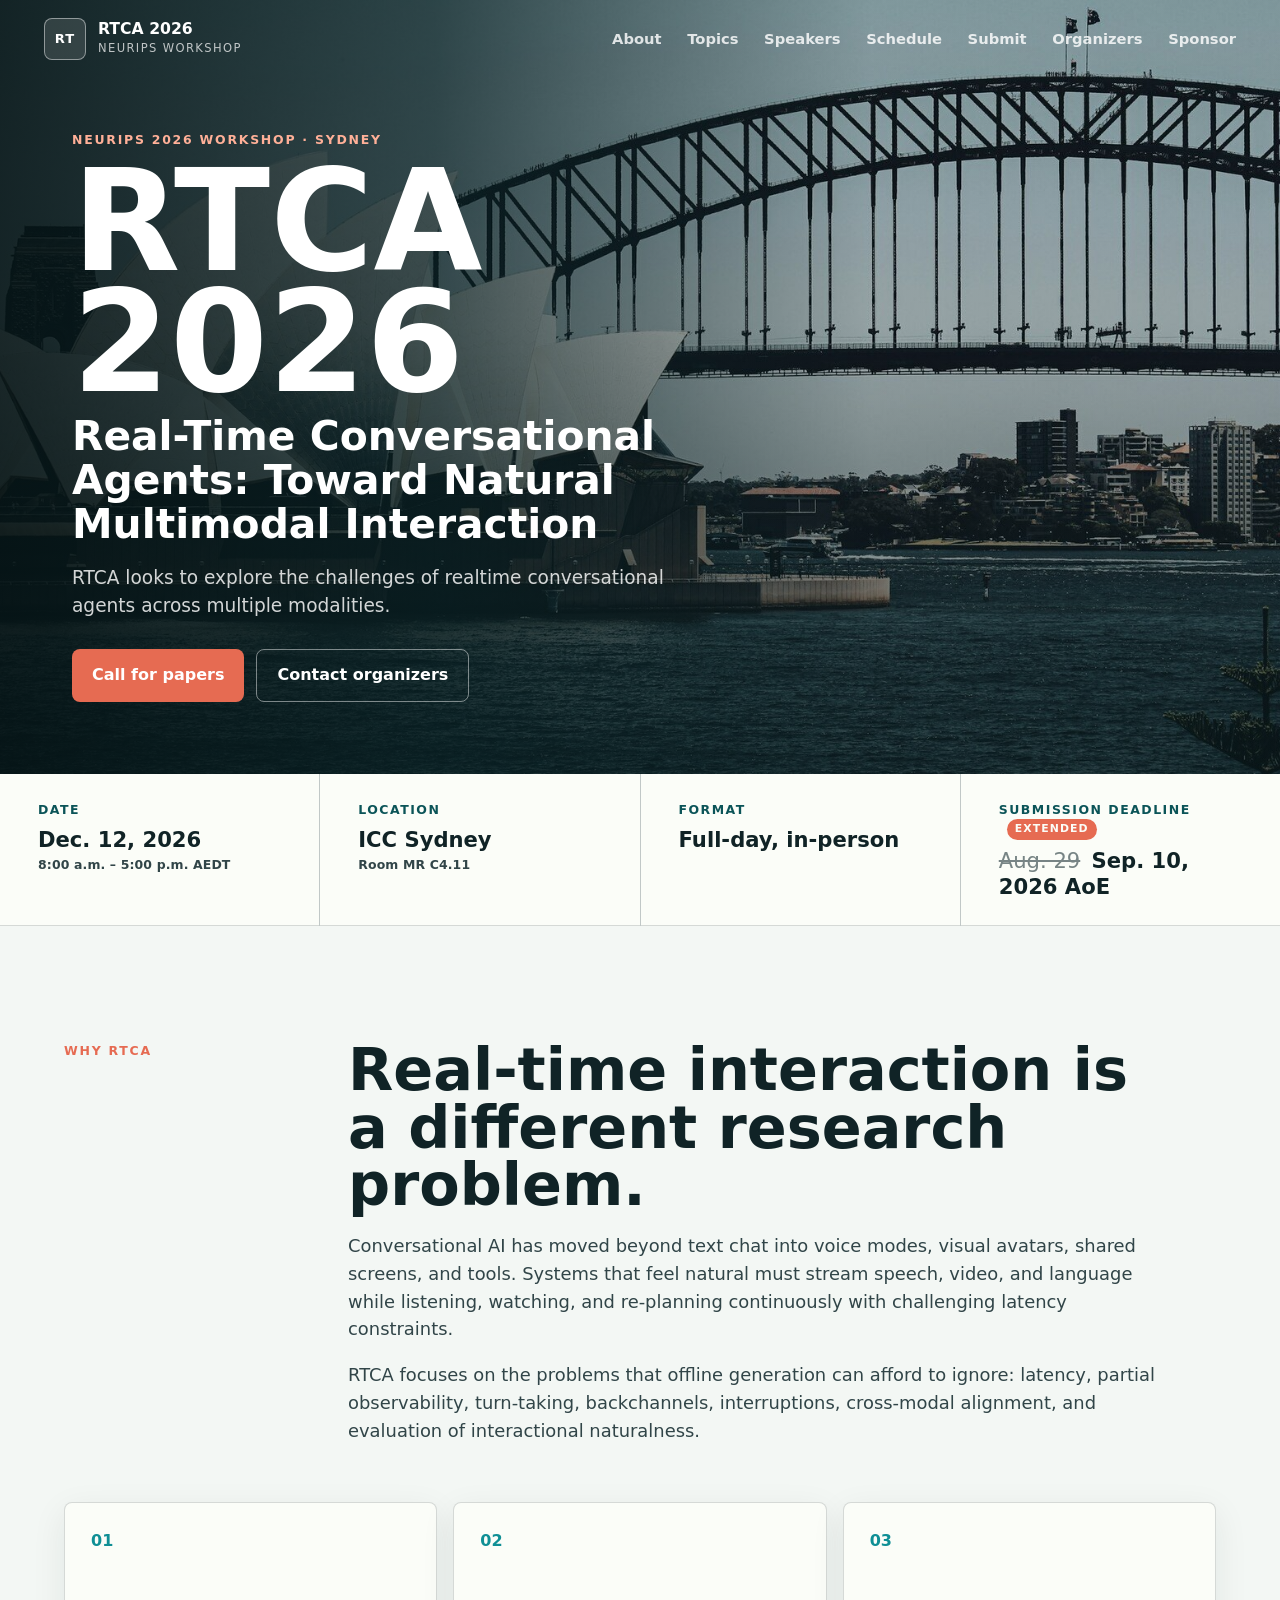
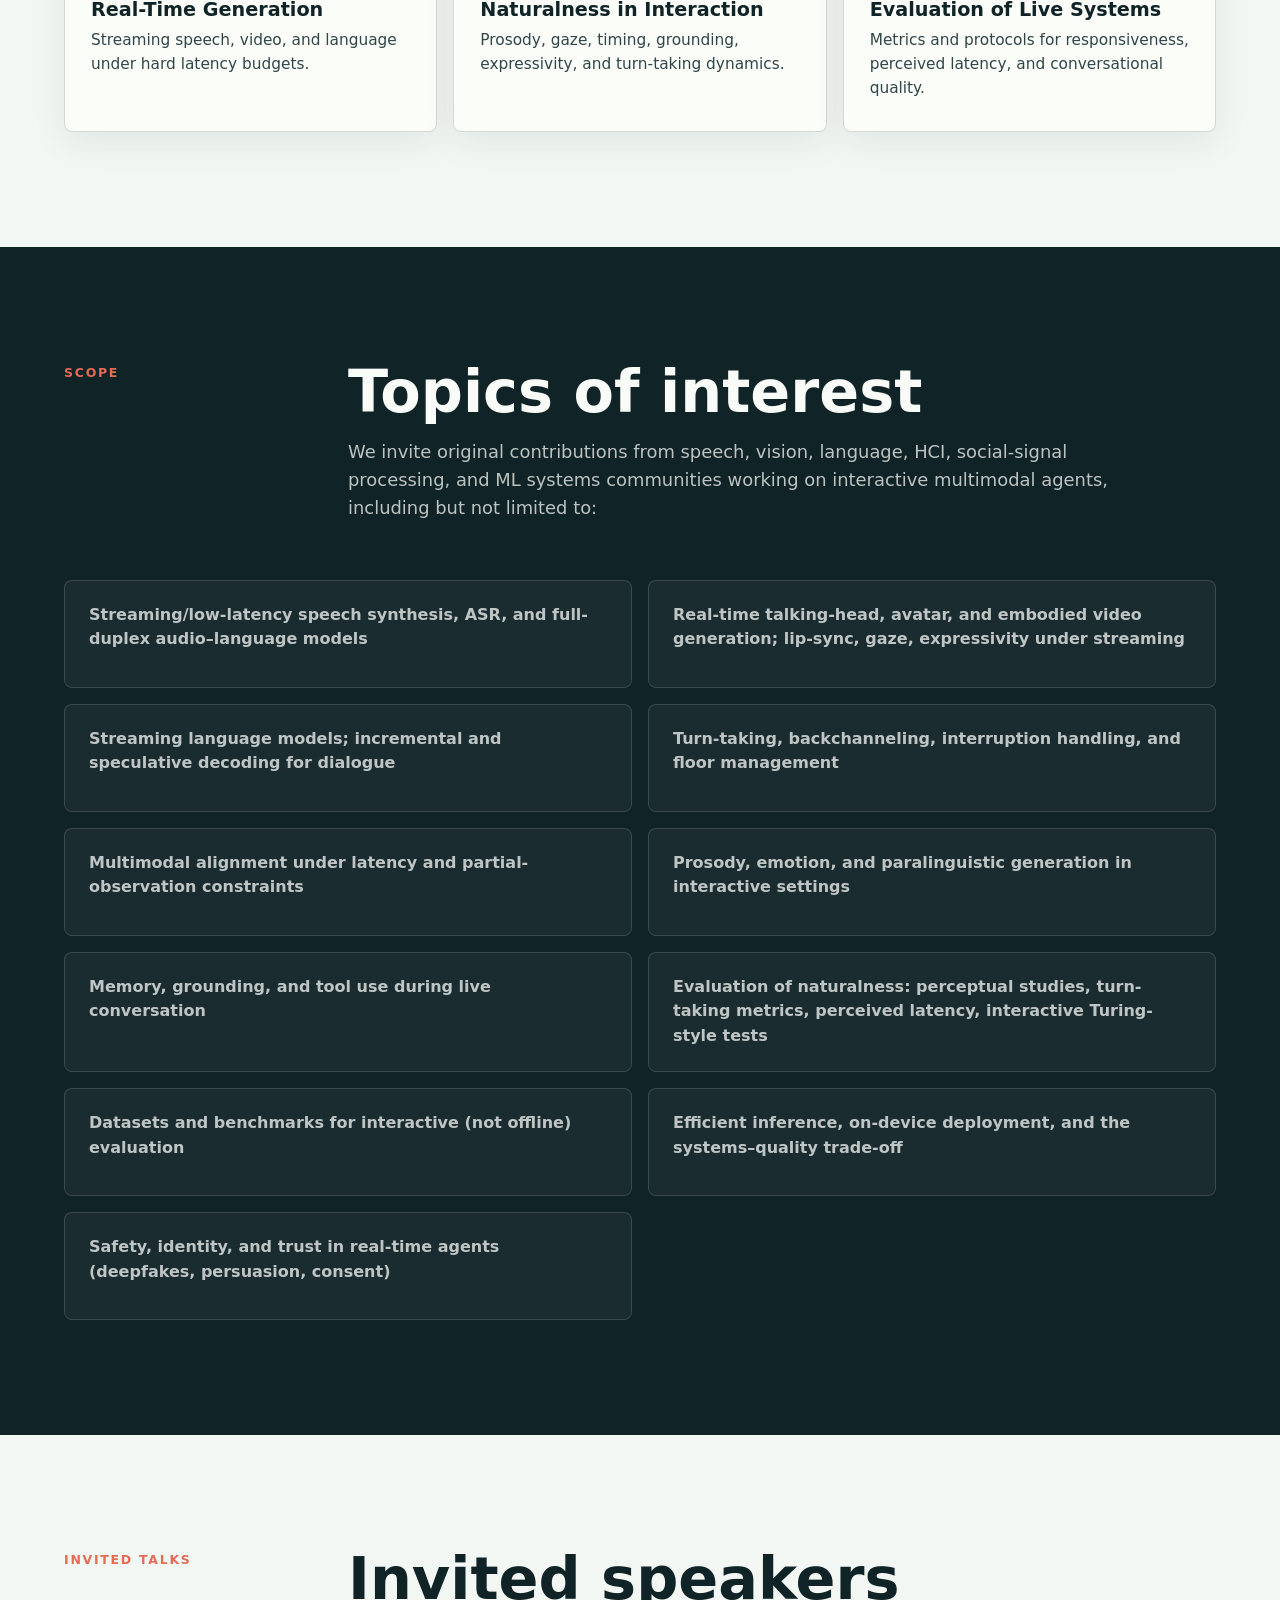
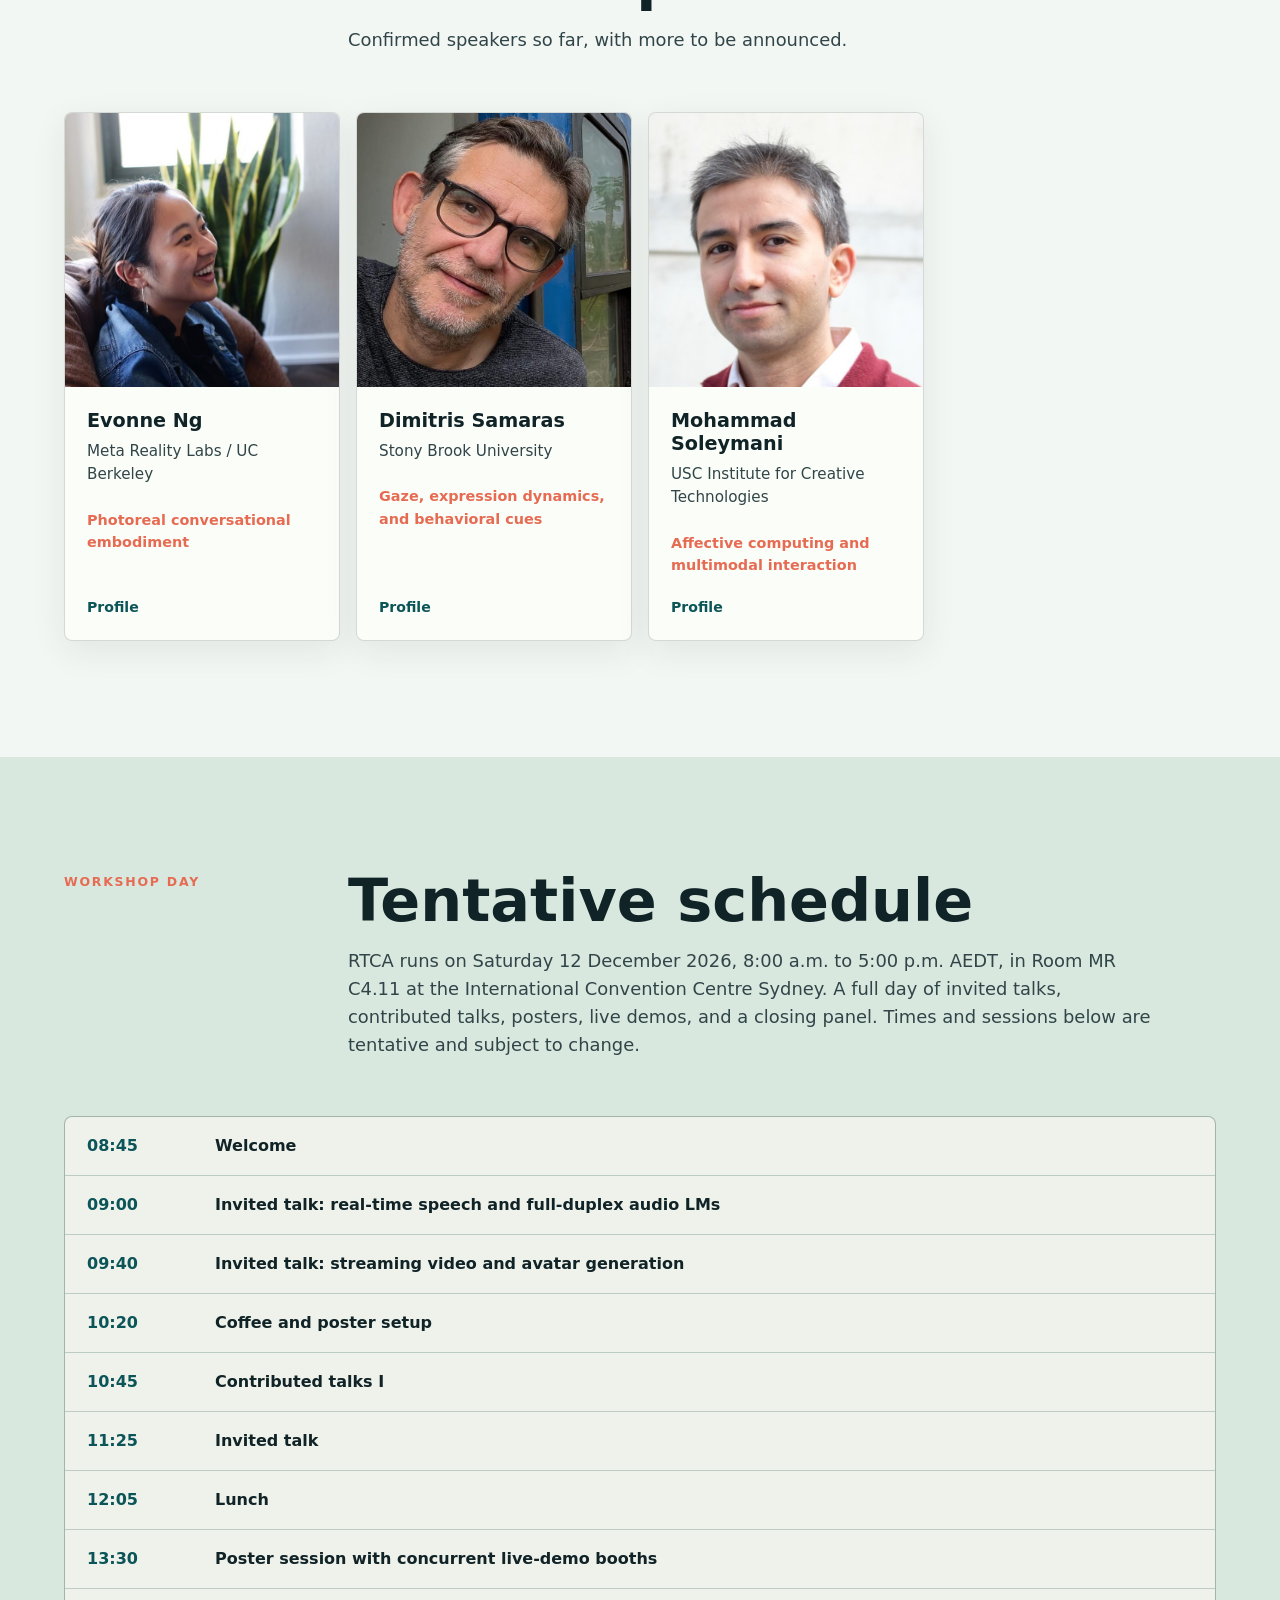
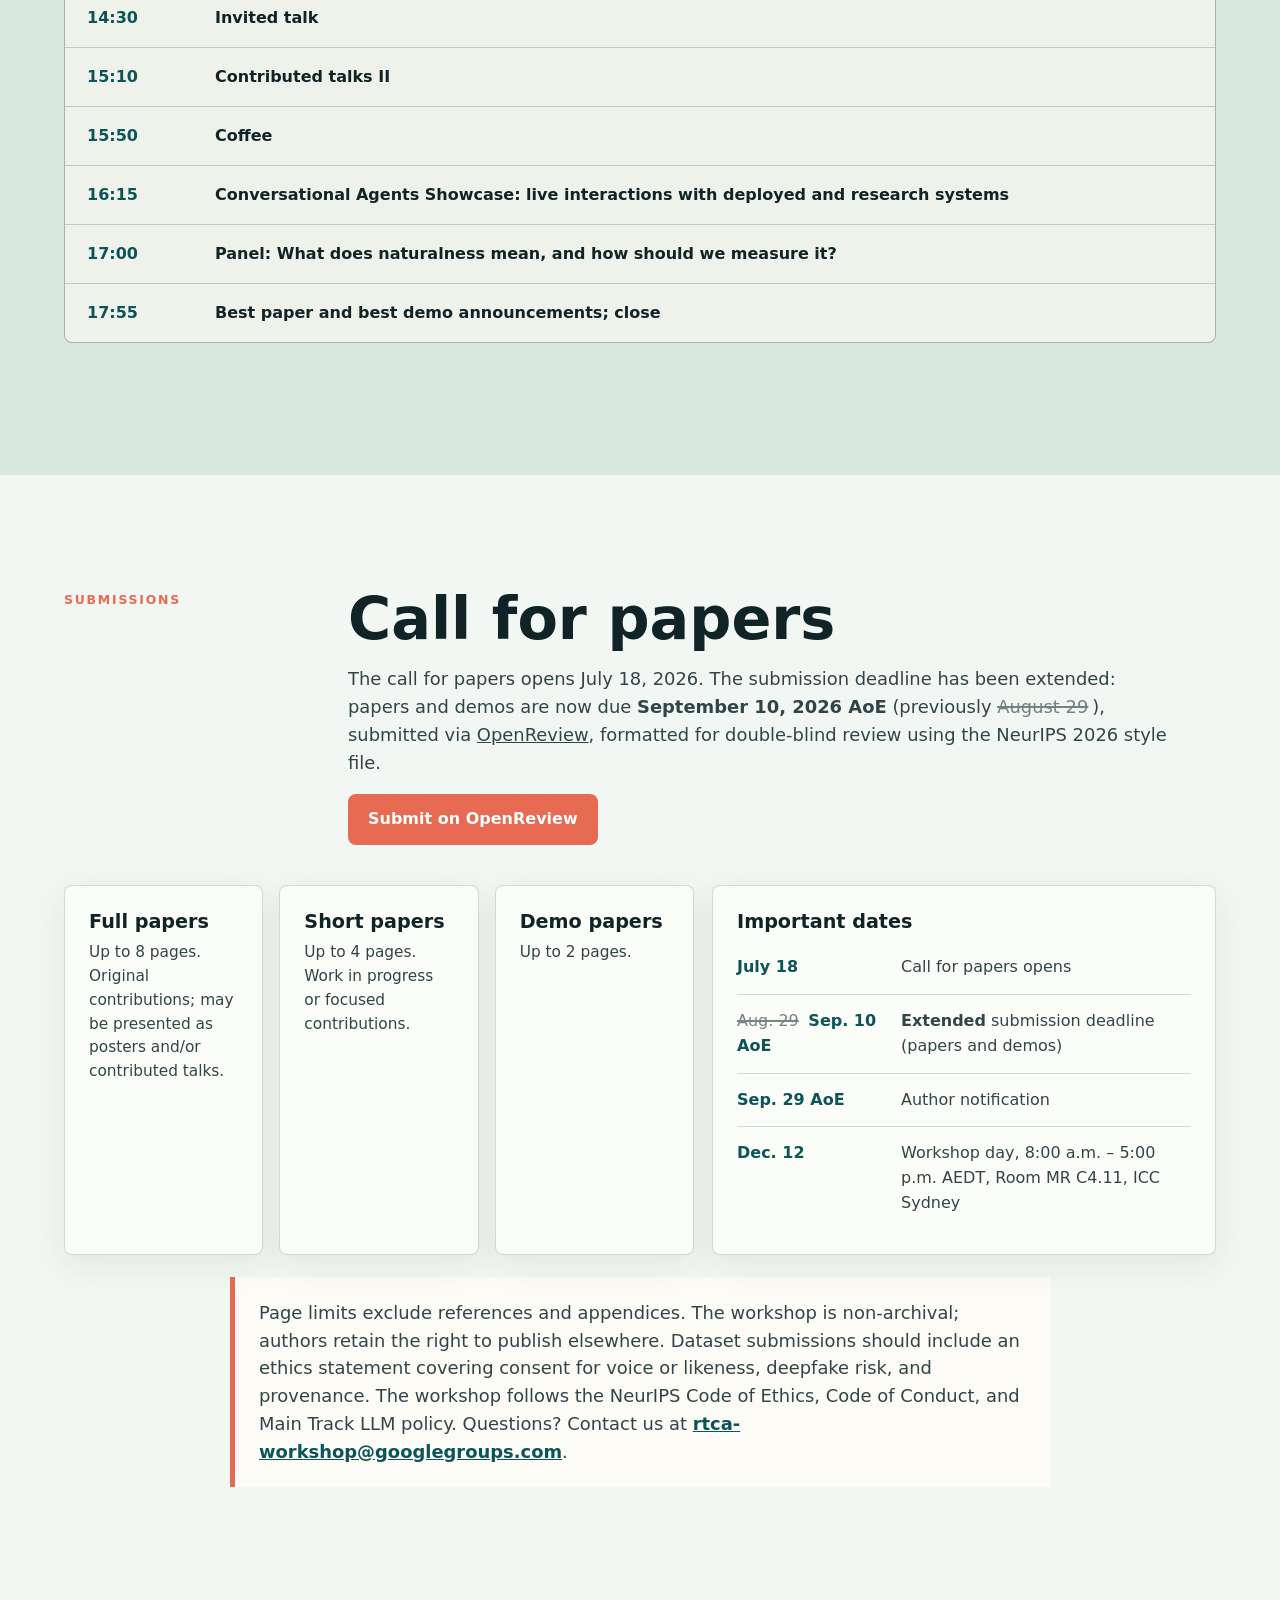
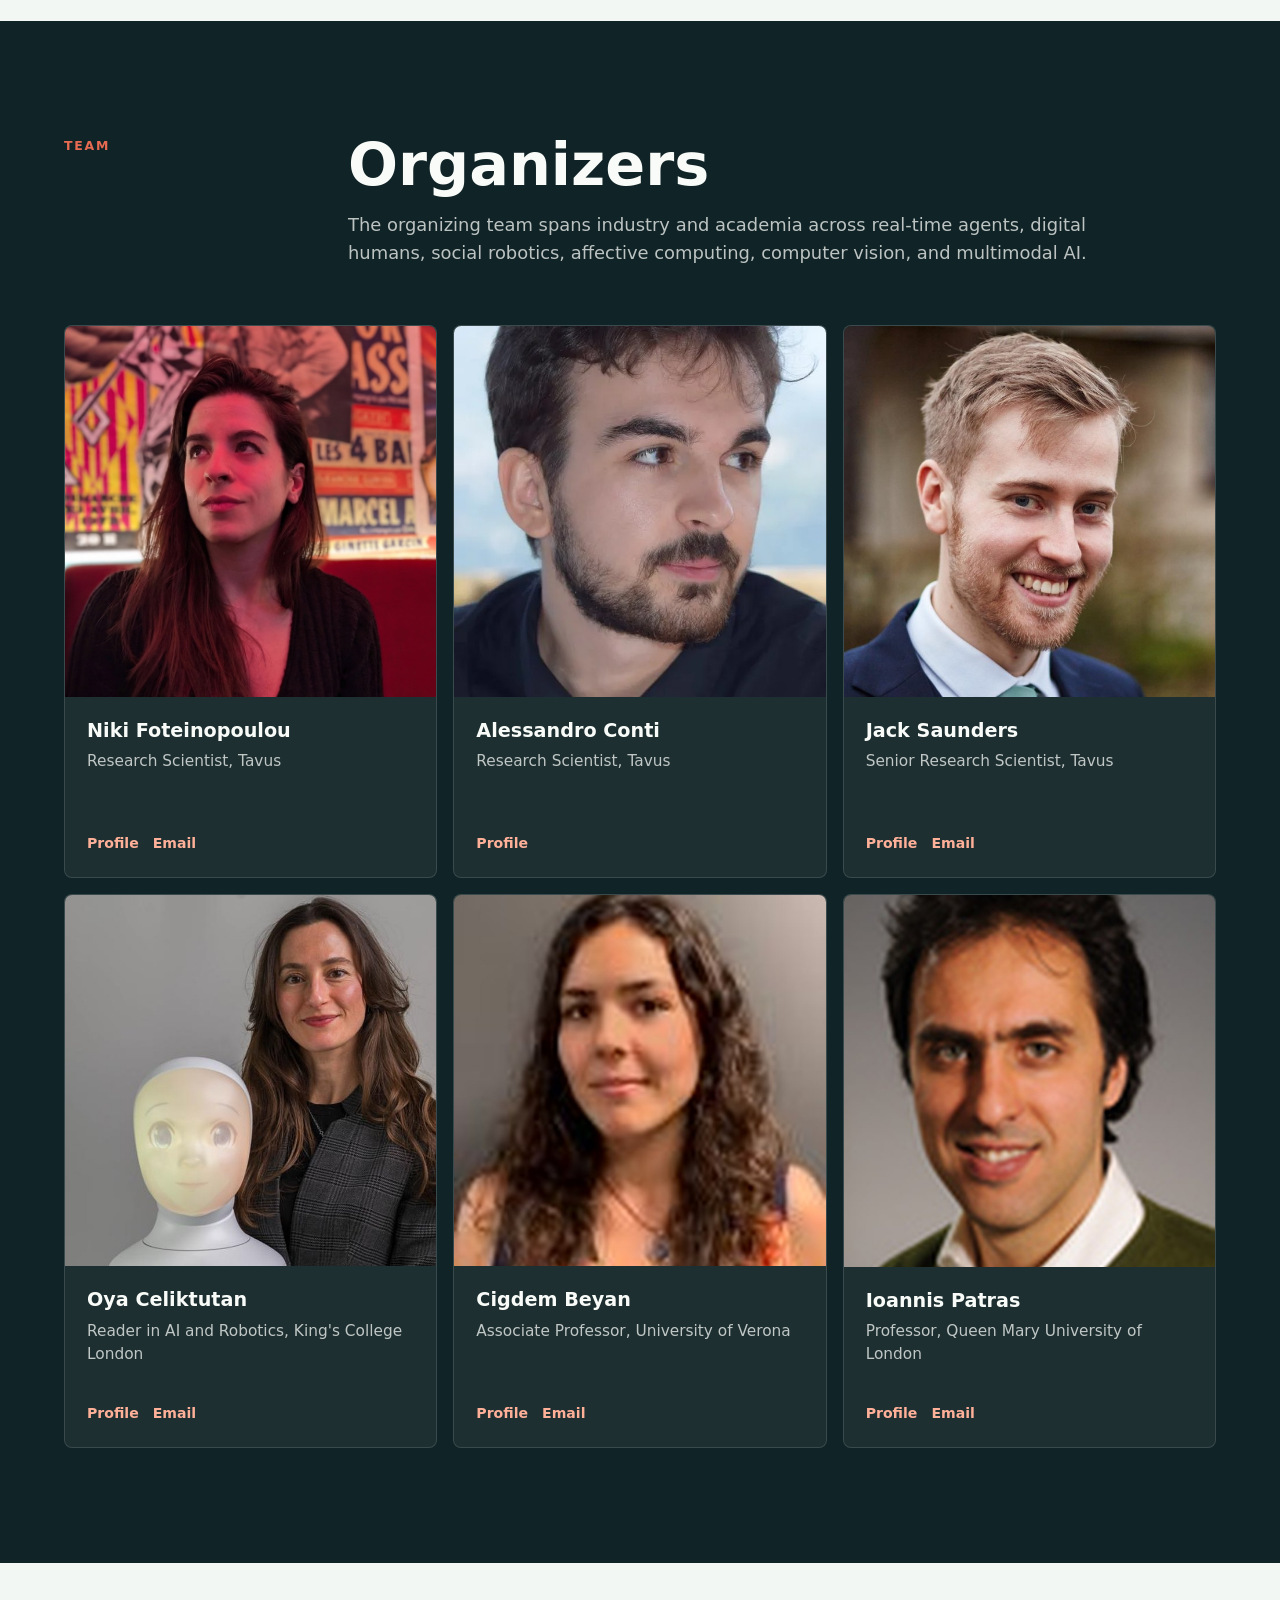
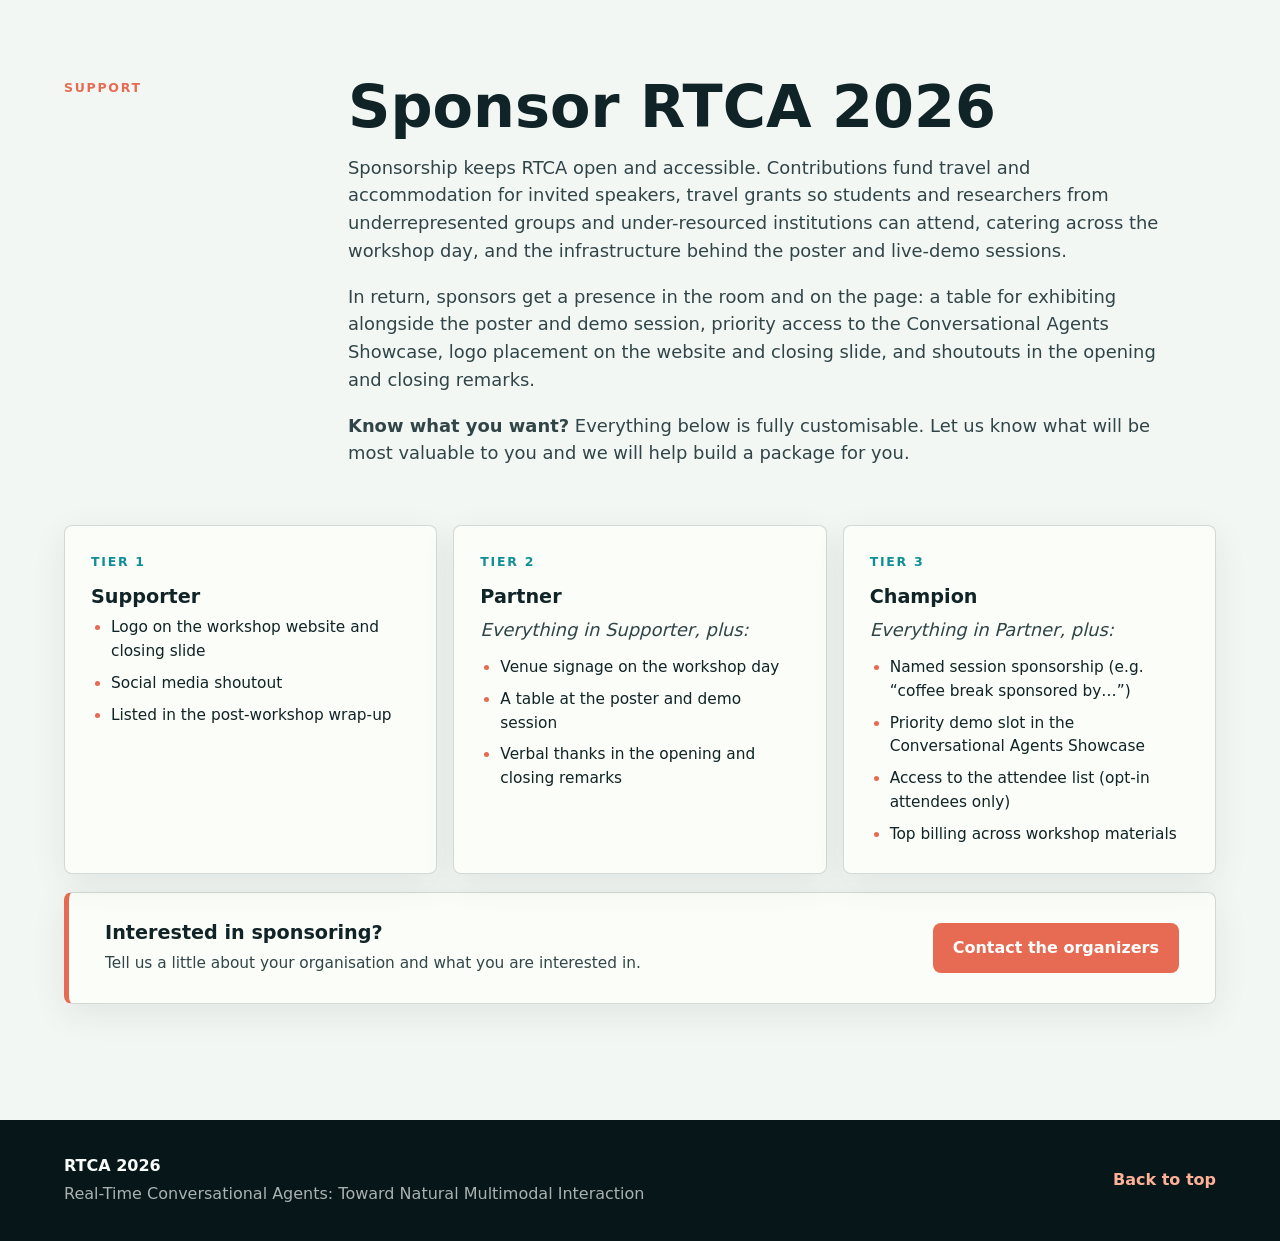
<file: index.html>
<!doctype html>
<html lang="en">
  <head>
    <meta charset="utf-8" />
    <meta name="viewport" content="width=device-width, initial-scale=1" />
    <title>RTCA 2026 | Real-Time Conversational Agents</title>
    <meta
      name="description"
      content="RTCA 2026 is a NeurIPS workshop on real-time conversational agents for natural multimodal interaction across speech, video, and language."
    />
    <meta name="theme-color" content="#102326" />
    <meta property="og:title" content="RTCA 2026 | Real-Time Conversational Agents" />
    <meta
      property="og:description"
      content="An official NeurIPS 2026 workshop in Sydney. A full-day workshop on real-time generation, interactional naturalness, and evaluation of live multimodal conversational systems."
    />
    <meta property="og:type" content="website" />
    <meta property="og:image" content="assets/hero-rtca.jpg" />
    <link rel="stylesheet" href="styles.css" />
  </head>
  <body>
    <header class="site-header" data-header>
      <a class="brand" href="#top" aria-label="RTCA 2026 home">
        <span class="brand-mark" aria-hidden="true">RT</span>
        <span>
          <strong>RTCA 2026</strong>
          <small>NeurIPS Workshop</small>
        </span>
      </a>
      <button class="nav-toggle" type="button" aria-expanded="false" aria-controls="site-nav" data-nav-toggle>
        <span></span>
        <span></span>
        <span></span>
        <span class="sr-only">Toggle navigation</span>
      </button>
      <nav id="site-nav" class="site-nav" data-nav>
        <a href="#about">About</a>
        <a href="#topics">Topics</a>
        <a href="#speakers">Speakers</a>
        <a href="#schedule">Schedule</a>
        <a href="#submit">Submit</a>
        <a href="#organizers">Organizers</a>
        <a href="#sponsor">Sponsor</a>
      </nav>
    </header>

    <main id="top">
      <section class="hero" aria-labelledby="hero-title">
        <img class="hero-image" src="assets/hero-rtca.jpg" alt="" />
        <div class="hero-shade" aria-hidden="true"></div>
        <div class="hero-content">
          <p class="eyebrow">NeurIPS 2026 Workshop &middot; Sydney</p>
          <h1 id="hero-title">RTCA 2026</h1>
          <p class="hero-subtitle">Real-Time Conversational Agents: Toward Natural Multimodal Interaction</p>
          <p class="hero-copy">
            RTCA looks to explore the challenges of realtime conversational agents across multiple modalities. 
          </p>
          <div class="hero-actions" aria-label="Primary links">
            <a class="button primary" href="#submit">Call for papers</a>
            <a class="button secondary" href="mailto:rtcaneurips26@gmail.com,niki@tavus.io,jack@tavus.io,alessandro@tavus.io,ioannis@tavus.io,jacksaunders909@gmail.com,rtca-workshop@googlegroups.com">Contact organizers</a>
          </div>
        </div>
      </section>

      <section class="quick-facts" aria-label="Workshop quick facts">
        <div class="fact">
          <span>Date</span>
          <strong>Dec. 12, 2026<br /><small>8:00 a.m. &ndash; 5:00 p.m. AEDT</small></strong>
        </div>
        <div class="fact">
          <span>Location</span>
          <strong>ICC Sydney<br /><small>Room MR C4.11</small></strong>
        </div>
        <div class="fact">
          <span>Format</span>
          <strong>Full-day, in-person</strong>
        </div>
        <div class="fact">
          <span>Submission Deadline <em class="extended-tag">Extended</em></span>
          <strong><s class="date-old">Aug. 29</s> Sep. 10, 2026 AoE</strong>
        </div>
      </section>

      <section id="about" class="section section-light">
        <div class="section-grid">
          <div class="section-kicker">Why RTCA</div>
          <div>
            <h2>Real-time interaction is a different research problem.</h2>
            <p>
              Conversational AI has moved beyond text chat into voice modes, visual avatars, shared screens,
              and tools. Systems that feel natural must stream speech, video, and language while listening,
              watching, and re-planning continuously with challenging latency constraints.
            </p>
            <p>
              RTCA focuses on the problems that offline generation can afford to ignore: latency, partial
              observability, turn-taking, backchannels, interruptions, cross-modal alignment, and evaluation of
              interactional naturalness.
            </p>
          </div>
        </div>
        <div class="pillars" aria-label="Workshop pillars">
          <article>
            <span>01</span>
            <h3>Real-Time Generation</h3>
            <p>Streaming speech, video, and language under hard latency budgets.</p>
          </article>
          <article>
            <span>02</span>
            <h3>Naturalness in Interaction</h3>
            <p>Prosody, gaze, timing, grounding, expressivity, and turn-taking dynamics.</p>
          </article>
          <article>
            <span>03</span>
            <h3>Evaluation of Live Systems</h3>
            <p>Metrics and protocols for responsiveness, perceived latency, and conversational quality.</p>
          </article>
        </div>
      </section>

      <section id="topics" class="section section-dark">
        <div class="section-grid">
          <div class="section-kicker">Scope</div>
          <div>
            <h2>Topics of interest</h2>
            <p>
              We invite original contributions from speech, vision, language, HCI, social-signal processing, and
              ML systems communities working on interactive multimodal agents, including but not limited to:
            </p>
          </div>
        </div>
        <div class="topic-grid">
          <article>Streaming/low-latency speech synthesis, ASR, and full-duplex audio&ndash;language models</article>
          <article>Real-time talking-head, avatar, and embodied video generation; lip-sync, gaze, expressivity under streaming</article>
          <article>Streaming language models; incremental and speculative decoding for dialogue</article>
          <article>Turn-taking, backchanneling, interruption handling, and floor management</article>
          <article>Multimodal alignment under latency and partial-observation constraints</article>
          <article>Prosody, emotion, and paralinguistic generation in interactive settings</article>
          <article>Memory, grounding, and tool use during live conversation</article>
          <article>Evaluation of naturalness: perceptual studies, turn-taking metrics, perceived latency, interactive Turing-style tests</article>
          <article>Datasets and benchmarks for interactive (not offline) evaluation</article>
          <article>Efficient inference, on-device deployment, and the systems&ndash;quality trade-off</article>
          <article>Safety, identity, and trust in real-time agents (deepfakes, persuasion, consent)</article>
        </div>
      </section>

      <section id="speakers" class="section section-light">
        <div class="section-grid">
          <div class="section-kicker">Invited Talks</div>
          <div>
            <h2>Invited speakers</h2>
            <p>
              Confirmed speakers so far, with more to be announced.
            </p>
          </div>
        </div>
        <div class="speaker-grid">
          <article class="speaker-card person-card">
            <a class="person-photo-link" href="https://evonneng.github.io/">
              <img class="person-photo" src="assets/people/evonne-ng.jpg" alt="Evonne Ng" />
            </a>
            <div class="person-body">
              <h3>Evonne Ng</h3>
              <p>Meta Reality Labs / UC Berkeley</p>
              <span>Photoreal conversational embodiment</span>
              <div class="person-links">
                <a href="https://evonneng.github.io/">Profile</a>
              </div>
            </div>
          </article>
          <article class="speaker-card person-card">
            <a class="person-photo-link" href="https://www3.cs.stonybrook.edu/~samaras/">
              <img class="person-photo" src="assets/people/dimitris-samaras.jpg" alt="Dimitris Samaras" />
            </a>
            <div class="person-body">
              <h3>Dimitris Samaras</h3>
              <p>Stony Brook University</p>
              <span>Gaze, expression dynamics, and behavioral cues</span>
              <div class="person-links">
                <a href="https://www3.cs.stonybrook.edu/~samaras/">Profile</a>
              </div>
            </div>
          </article>
          <article class="speaker-card person-card">
            <a class="person-photo-link" href="https://people.ict.usc.edu/~soleymani/">
              <img class="person-photo" src="assets/people/mohammad-soleymani.jpg" alt="Mohammad Soleymani" />
            </a>
            <div class="person-body">
              <h3>Mohammad Soleymani</h3>
              <p>USC Institute for Creative Technologies</p>
              <span>Affective computing and multimodal interaction</span>
              <div class="person-links">
                <a href="https://people.ict.usc.edu/~soleymani/">Profile</a>
              </div>
            </div>
          </article>
        </div>
      </section>

      <section id="schedule" class="section section-accent">
        <div class="section-grid">
          <div class="section-kicker">Workshop Day</div>
          <div>
            <h2>Tentative schedule</h2>
            <p>
              RTCA runs on Saturday 12 December 2026, 8:00 a.m. to 5:00 p.m. AEDT, in Room MR C4.11 at the
              International Convention Centre Sydney. A full day of invited talks, contributed talks, posters,
              live demos, and a closing panel. Times and sessions below are tentative and subject to change.
            </p>
          </div>
        </div>
        <ol class="schedule-list">
          <li><time>08:45</time><span>Welcome</span></li>
          <li><time>09:00</time><span>Invited talk: real-time speech and full-duplex audio LMs</span></li>
          <li><time>09:40</time><span>Invited talk: streaming video and avatar generation</span></li>
          <li><time>10:20</time><span>Coffee and poster setup</span></li>
          <li><time>10:45</time><span>Contributed talks I</span></li>
          <li><time>11:25</time><span>Invited talk</span></li>
          <li><time>12:05</time><span>Lunch</span></li>
          <li><time>13:30</time><span>Poster session with concurrent live-demo booths</span></li>
          <li><time>14:30</time><span>Invited talk</span></li>
          <li><time>15:10</time><span>Contributed talks II</span></li>
          <li><time>15:50</time><span>Coffee</span></li>
          <li><time>16:15</time><span>Conversational Agents Showcase: live interactions with deployed and research systems</span></li>
          <li><time>17:00</time><span>Panel: What does naturalness mean, and how should we measure it?</span></li>
          <li><time>17:55</time><span>Best paper and best demo announcements; close</span></li>
        </ol>
      </section>

      <section id="submit" class="section section-light">
        <div class="section-grid">
          <div class="section-kicker">Submissions</div>
          <div>
            <h2>Call for papers</h2>
            <p>
              The call for papers opens July 18, 2026. The submission deadline has been extended: papers and demos are
              now due <strong>September 10, 2026 AoE</strong> (previously <s class="date-old">August 29</s>), submitted
              via <a href="https://openreview.net/group?id=NeurIPS.cc/2026/Workshop/RTCA">OpenReview</a>,
              formatted for double-blind review using the NeurIPS 2026 style file.
            </p>
            <a class="button primary" href="https://openreview.net/group?id=NeurIPS.cc/2026/Workshop/RTCA">Submit on OpenReview</a>
          </div>
        </div>
        <div class="submission-layout">
          <div class="tracks">
            <article>
              <h3>Full papers</h3>
              <p>Up to 8 pages. Original contributions; may be presented as posters and/or contributed talks.</p>
            </article>
            <article>
              <h3>Short papers</h3>
              <p>Up to 4 pages. Work in progress or focused contributions.</p>
            </article>
            <article>
              <h3>Demo papers</h3>
              <p>Up to 2 pages.</p>
            </article>
          </div>
          <div class="dates">
            <h3>Important dates</h3>
            <dl>
              <div><dt>July 18</dt><dd>Call for papers opens</dd></div>
              <div><dt><s class="date-old">Aug. 29</s> Sep. 10 AoE</dt><dd><strong>Extended</strong> submission deadline (papers and demos)</dd></div>
              <div><dt>Sep. 29 AoE</dt><dd>Author notification</dd></div>
              <div><dt>Dec. 12</dt><dd>Workshop day, 8:00 a.m. &ndash; 5:00 p.m. AEDT, Room MR C4.11, ICC Sydney</dd></div>
            </dl>
          </div>
        </div>
        <p class="ethics-note">
          Page limits exclude references and appendices. The workshop is non-archival; authors retain the right
          to publish elsewhere. Dataset submissions should include an ethics statement covering consent for voice
          or likeness, deepfake risk, and provenance. The workshop follows the NeurIPS Code of Ethics, Code of
          Conduct, and Main Track LLM policy. Questions? Contact us at
          <a href="mailto:rtca-workshop@googlegroups.com">rtca-workshop@googlegroups.com</a>.
        </p>
      </section>

      <section id="organizers" class="section section-dark">
        <div class="section-grid">
          <div class="section-kicker">Team</div>
          <div>
            <h2>Organizers</h2>
            <p>
              The organizing team spans industry and academia across real-time agents, digital humans, social
              robotics, affective computing, computer vision, and multimodal AI.
            </p>
          </div>
        </div>
        <div class="organizer-grid">
          <article class="person-card">
            <a class="person-photo-link" href="https://nickyfot.github.io/">
              <img class="person-photo" src="assets/people/niki-foteinopoulou.jpg" alt="Niki Foteinopoulou photo placeholder" />
            </a>
            <div class="person-body">
              <h3>Niki Foteinopoulou</h3>
              <p>Research Scientist, Tavus</p>
              <div class="person-links">
                <a href="https://nickyfot.github.io/">Profile</a>
                <a href="mailto:niki@tavus.io">Email</a>
              </div>
            </div>
          </article>
          <article class="person-card">
            <a class="person-photo-link" href="https://alessandroconti.me/">
              <img class="person-photo" src="assets/people/alessandro-conti.jpg" alt="Alessandro Conti" />
            </a>
            <div class="person-body">
              <h3>Alessandro Conti</h3>
              <p>Research Scientist, Tavus</p>
              <div class="person-links">
                <a href="https://alessandroconti.me/">Profile</a>
              </div>
            </div>
          </article>
          <article class="person-card">
            <a class="person-photo-link" href="https://jsaunders909.github.io/">
              <img class="person-photo" src="assets/people/jack-saunders.jpg" alt="Jack Saunders" />
            </a>
            <div class="person-body">
              <h3>Jack Saunders</h3>
              <p>Senior Research Scientist, Tavus</p>
              <div class="person-links">
                <a href="https://jsaunders909.github.io/">Profile</a>
                <a href="mailto:jack@tavus.io">Email</a>
              </div>
            </div>
          </article>
          <article class="person-card">
            <a class="person-photo-link" href="https://www.kcl.ac.uk/people/oya-celiktutan">
              <img class="person-photo" src="assets/people/oya-celiktutan.jpg" alt="Oya Celiktutan" />
            </a>
            <div class="person-body">
              <h3>Oya Celiktutan</h3>
              <p>Reader in AI and Robotics, King's College London</p>
              <div class="person-links">
                <a href="https://www.kcl.ac.uk/people/oya-celiktutan">Profile</a>
                <a href="mailto:oya.celiktutan@kcl.ac.uk">Email</a>
              </div>
            </div>
          </article>
          <article class="person-card">
            <a class="person-photo-link" href="https://www.di.univr.it/?ent=persona&id=80405&lang=en">
              <img class="person-photo" src="assets/people/cigdem-beyan.jpg" alt="Cigdem Beyan" />
            </a>
            <div class="person-body">
              <h3>Cigdem Beyan</h3>
              <p>Associate Professor, University of Verona</p>
              <div class="person-links">
                <a href="https://www.di.univr.it/?ent=persona&id=80405&lang=en">Profile</a>
                <a href="mailto:cigdem.beyan@univr.it">Email</a>
              </div>
            </div>
          </article>
          <article class="person-card">
            <a class="person-photo-link" href="https://www.seresearch.qmul.ac.uk/cmai/people/ipatras">
              <img class="person-photo" src="assets/people/ioannis-patras.jpg" alt="Ioannis Patras" />
            </a>
            <div class="person-body">
              <h3>Ioannis Patras</h3>
              <p>Professor, Queen Mary University of London</p>
              <div class="person-links">
                <a href="https://www.seresearch.qmul.ac.uk/cmai/people/ipatras">Profile</a>
                <a href="mailto:i.patras@qmul.ac.uk">Email</a>
              </div>
            </div>
          </article>
        </div>
      </section>

      <section id="sponsor" class="section section-light">
        <div class="section-grid">
          <div class="section-kicker">Support</div>
          <div>
            <h2>Sponsor RTCA 2026</h2>
            <p>
              Sponsorship keeps RTCA open and accessible. Contributions fund travel and accommodation for invited
              speakers, travel grants so students and researchers from underrepresented groups and
              under-resourced institutions can attend, catering across the workshop day, and the infrastructure
              behind the poster and live-demo sessions.
            </p>
            <p>
              In return, sponsors get a presence in the room and on the page: a table for exhibiting alongside the
              poster and demo session, priority access to the Conversational Agents Showcase, logo placement on the
              website and closing slide, and shoutouts in the opening and closing remarks.
            </p>
            <p>
              <strong>Know what you want?</strong> Everything below is fully customisable. Let us know what will be
              most valuable to you and we will help build a package for you.
            </p>
          </div>
        </div>
        <div class="sponsor-tiers">
          <article>
            <span class="tier-rank">Tier 1</span>
            <h3>Supporter</h3>
            <ul>
              <li>Logo on the workshop website and closing slide</li>
              <li>Social media shoutout</li>
              <li>Listed in the post-workshop wrap-up</li>
            </ul>
          </article>
          <article>
            <span class="tier-rank">Tier 2</span>
            <h3>Partner</h3>
            <p class="tier-inherits">Everything in Supporter, plus:</p>
            <ul>
              <li>Venue signage on the workshop day</li>
              <li>A table at the poster and demo session</li>
              <li>Verbal thanks in the opening and closing remarks</li>
            </ul>
          </article>
          <article>
            <span class="tier-rank">Tier 3</span>
            <h3>Champion</h3>
            <p class="tier-inherits">Everything in Partner, plus:</p>
            <ul>
              <li>Named session sponsorship (e.g. &ldquo;coffee break sponsored by&hellip;&rdquo;)</li>
              <li>Priority demo slot in the Conversational Agents Showcase</li>
              <li>Access to the attendee list (opt-in attendees only)</li>
              <li>Top billing across workshop materials</li>
            </ul>
          </article>
        </div>
        <div class="sponsor-contact">
          <div>
            <h3>Interested in sponsoring?</h3>
            <p>Tell us a little about your organisation and what you are interested in.</p>
          </div>
          <a class="button primary" href="mailto:rtca-workshop@googlegroups.com?subject=RTCA%202026%20sponsorship">Contact the organizers</a>
        </div>
      </section>
    </main>

    <footer class="site-footer">
      <div>
        <strong>RTCA 2026</strong>
        <p>Real-Time Conversational Agents: Toward Natural Multimodal Interaction</p>
      </div>
      <a href="#top">Back to top</a>
    </footer>

    <script src="script.js"></script>
  </body>
</html>
</file>
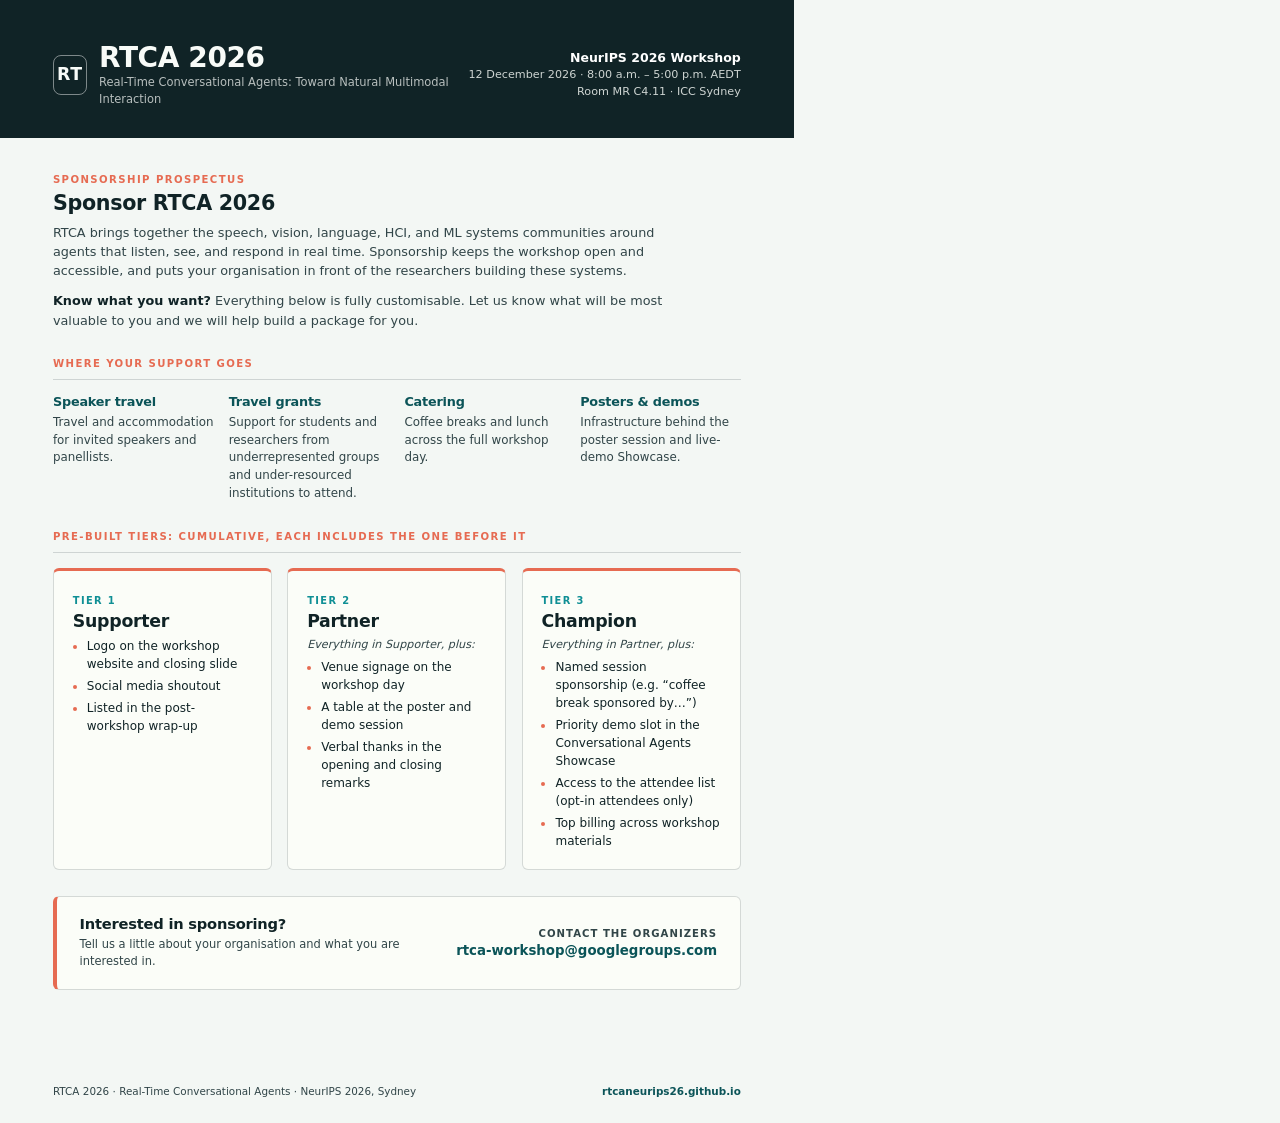
<file: assets/sponsorship-prospectus.html>
<!doctype html>
<html lang="en">
  <head>
    <meta charset="utf-8" />
    <title>RTCA 2026 | Sponsorship Prospectus</title>
    <style>
      :root {
        --ink: #102326;
        --ink-soft: #314548;
        --paper: #f3f7f4;
        --paper-strong: #fbfdf8;
        --teal: #0f8f95;
        --teal-dark: #0b5458;
        --coral: #e66b52;
        --line: rgba(16, 35, 38, 0.16);
      }

      @page {
        size: A4;
        margin: 0;
      }

      * {
        box-sizing: border-box;
      }

      body {
        width: 210mm;
        height: 297mm;
        margin: 0;
        display: flex;
        flex-direction: column;
        background: var(--paper);
        color: var(--ink);
        font-family:
          Inter, ui-sans-serif, system-ui, -apple-system, BlinkMacSystemFont, "Segoe UI", sans-serif;
        font-size: 9.6pt;
        line-height: 1.5;
        -webkit-print-color-adjust: exact;
        print-color-adjust: exact;
      }

      h1,
      h2,
      h3 {
        margin: 0;
        line-height: 1.15;
        letter-spacing: -0.015em;
      }

      p {
        margin: 0;
      }

      .masthead {
        display: flex;
        align-items: center;
        justify-content: space-between;
        gap: 18px;
        padding: 11mm 14mm 8mm;
        background: var(--ink);
        color: #f8fbf8;
      }

      .brand {
        display: flex;
        align-items: center;
        gap: 12px;
      }

      .brand-mark {
        display: grid;
        width: 40px;
        height: 40px;
        place-items: center;
        border: 1px solid rgba(255, 255, 255, 0.46);
        border-radius: 8px;
        font-size: 13pt;
        font-weight: 900;
        letter-spacing: 0.04em;
      }

      .brand h1 {
        font-size: 21pt;
        font-weight: 900;
      }

      .brand p {
        color: rgba(248, 251, 248, 0.72);
        font-size: 8.6pt;
      }

      .masthead-facts {
        flex-shrink: 0;
        text-align: right;
        white-space: nowrap;
        color: rgba(248, 251, 248, 0.82);
        font-size: 8.4pt;
      }

      .masthead-facts strong {
        display: block;
        color: #fff;
        font-size: 9.4pt;
      }

      .kicker {
        color: var(--coral);
        font-size: 7.6pt;
        font-weight: 900;
        letter-spacing: 0.14em;
        text-transform: uppercase;
      }

      main {
        flex: 1;
        padding: 8mm 14mm 0;
      }

      .lede {
        margin: 4px 0 7px;
        font-size: 15.5pt;
        font-weight: 900;
      }

      .intro {
        max-width: 165mm;
        color: var(--ink-soft);
      }

      .build-your-own {
        margin-top: 3mm;
      }

      .build-your-own strong {
        color: var(--ink);
      }

      section {
        margin-top: 7mm;
      }

      section > .kicker {
        display: block;
        margin-bottom: 4mm;
        padding-bottom: 2mm;
        border-bottom: 1px solid var(--line);
      }

      .funds {
        display: grid;
        grid-template-columns: repeat(4, minmax(0, 1fr));
        gap: 4mm;
      }

      .funds h3 {
        margin-bottom: 4px;
        color: var(--teal-dark);
        font-size: 9.6pt;
      }

      .funds p {
        color: var(--ink-soft);
        font-size: 8.9pt;
      }

      .tiers {
        display: grid;
        grid-template-columns: repeat(3, minmax(0, 1fr));
        gap: 4mm;
      }

      .tiers article {
        padding: 5mm;
        border: 1px solid var(--line);
        border-top: 3px solid var(--coral);
        border-radius: 6px;
        background: var(--paper-strong);
      }

      .tier-rank {
        color: var(--teal);
        font-size: 7.4pt;
        font-weight: 900;
        letter-spacing: 0.14em;
        text-transform: uppercase;
      }

      .tiers h3 {
        margin: 3px 0 5px;
        font-size: 13pt;
        font-weight: 900;
      }

      .tier-inherits {
        margin-bottom: 4px;
        color: var(--ink-soft);
        font-size: 8.4pt;
        font-style: italic;
      }

      .tiers ul {
        margin: 0;
        padding-left: 14px;
        font-size: 9pt;
      }

      .tiers li {
        margin-bottom: 4px;
      }

      .tiers li::marker {
        color: var(--coral);
      }

      .tiers li:last-child {
        margin-bottom: 0;
      }

      .contact {
        display: flex;
        align-items: center;
        justify-content: space-between;
        gap: 10mm;
        margin: 7mm 0 0;
        padding: 5mm 6mm;
        border: 1px solid var(--line);
        border-left: 4px solid var(--coral);
        border-radius: 6px;
        background: var(--paper-strong);
      }

      .contact h3 {
        margin-bottom: 3px;
        font-size: 11pt;
      }

      .contact p {
        max-width: 115mm;
        color: var(--ink-soft);
        font-size: 8.6pt;
      }

      .contact-cta {
        flex-shrink: 0;
        text-align: right;
      }

      .contact-cta span {
        display: block;
        color: var(--ink-soft);
        font-size: 7.6pt;
        font-weight: 900;
        letter-spacing: 0.1em;
        text-transform: uppercase;
      }

      .contact-cta a {
        color: var(--teal-dark);
        font-size: 10pt;
        font-weight: 900;
        text-decoration: none;
      }

      footer {
        display: flex;
        align-items: center;
        justify-content: space-between;
        margin-top: auto;
        padding: 4mm 14mm 6mm;
        color: var(--ink-soft);
        font-size: 7.8pt;
      }

      footer a {
        color: var(--teal-dark);
        font-weight: 900;
        text-decoration: none;
      }
    </style>
  </head>
  <body>
    <div class="masthead">
      <div class="brand">
        <span class="brand-mark">RT</span>
        <div>
          <h1>RTCA 2026</h1>
          <p>Real-Time Conversational Agents: Toward Natural Multimodal Interaction</p>
        </div>
      </div>
      <div class="masthead-facts">
        <strong>NeurIPS 2026 Workshop</strong>
        12 December 2026 &middot; 8:00 a.m. &ndash; 5:00 p.m. AEDT<br />
        Room MR C4.11 &middot; ICC Sydney
      </div>
    </div>

    <main>
      <span class="kicker">Sponsorship Prospectus</span>
      <h2 class="lede">Sponsor RTCA 2026</h2>
      <p class="intro">
        RTCA brings together the speech, vision, language, HCI, and ML systems communities around agents that
        listen, see, and respond in real time. Sponsorship keeps the workshop open and accessible, and puts your
        organisation in front of the researchers building these systems.
      </p>
      <p class="intro build-your-own">
        <strong>Know what you want?</strong> Everything below is fully customisable. Let us know what will be most
        valuable to you and we will help build a package for you.
      </p>

      <section>
        <span class="kicker">Where your support goes</span>
        <div class="funds">
          <div>
            <h3>Speaker travel</h3>
            <p>Travel and accommodation for invited speakers and panellists.</p>
          </div>
          <div>
            <h3>Travel grants</h3>
            <p>
              Support for students and researchers from underrepresented groups and under-resourced institutions
              to attend.
            </p>
          </div>
          <div>
            <h3>Catering</h3>
            <p>Coffee breaks and lunch across the full workshop day.</p>
          </div>
          <div>
            <h3>Posters &amp; demos</h3>
            <p>Infrastructure behind the poster session and live-demo Showcase.</p>
          </div>
        </div>
      </section>

      <section>
        <span class="kicker">Pre-built tiers: cumulative, each includes the one before it</span>
        <div class="tiers">
          <article>
            <span class="tier-rank">Tier 1</span>
            <h3>Supporter</h3>
            <ul>
              <li>Logo on the workshop website and closing slide</li>
              <li>Social media shoutout</li>
              <li>Listed in the post-workshop wrap-up</li>
            </ul>
          </article>
          <article>
            <span class="tier-rank">Tier 2</span>
            <h3>Partner</h3>
            <p class="tier-inherits">Everything in Supporter, plus:</p>
            <ul>
              <li>Venue signage on the workshop day</li>
              <li>A table at the poster and demo session</li>
              <li>Verbal thanks in the opening and closing remarks</li>
            </ul>
          </article>
          <article>
            <span class="tier-rank">Tier 3</span>
            <h3>Champion</h3>
            <p class="tier-inherits">Everything in Partner, plus:</p>
            <ul>
              <li>Named session sponsorship (e.g. &ldquo;coffee break sponsored by&hellip;&rdquo;)</li>
              <li>Priority demo slot in the Conversational Agents Showcase</li>
              <li>Access to the attendee list (opt-in attendees only)</li>
              <li>Top billing across workshop materials</li>
            </ul>
          </article>
        </div>
      </section>

      <div class="contact">
        <div>
          <h3>Interested in sponsoring?</h3>
          <p>Tell us a little about your organisation and what you are interested in.</p>
        </div>
        <div class="contact-cta">
          <span>Contact the organizers</span>
          <a href="mailto:rtca-workshop@googlegroups.com">rtca-workshop@googlegroups.com</a>
        </div>
      </div>
    </main>

    <footer>
      <span>RTCA 2026 &middot; Real-Time Conversational Agents &middot; NeurIPS 2026, Sydney</span>
      <a href="https://rtcaneurips26.github.io">rtcaneurips26.github.io</a>
    </footer>
  </body>
</html>
</file>
<file: styles.css>
:root {
  --ink: #102326;
  --ink-soft: #314548;
  --paper: #f3f7f4;
  --paper-strong: #fbfdf8;
  --teal: #0f8f95;
  --teal-dark: #0b5458;
  --coral: #e66b52;
  --gold: #d4a13f;
  --mint: #c6eadf;
  --line: rgba(16, 35, 38, 0.16);
  --shadow: 0 18px 48px rgba(12, 34, 37, 0.18);
  --max: 1180px;
}

* {
  box-sizing: border-box;
}

html {
  scroll-behavior: smooth;
}

body {
  margin: 0;
  color: var(--ink);
  background: var(--paper);
  font-family:
    Inter, ui-sans-serif, system-ui, -apple-system, BlinkMacSystemFont, "Segoe UI", sans-serif;
  line-height: 1.55;
}

body.nav-open {
  overflow: hidden;
}

a {
  color: inherit;
}

.sr-only {
  position: absolute;
  width: 1px;
  height: 1px;
  padding: 0;
  margin: -1px;
  overflow: hidden;
  clip: rect(0, 0, 0, 0);
  white-space: nowrap;
  border: 0;
}

.site-header {
  position: fixed;
  z-index: 20;
  top: 0;
  right: 0;
  left: 0;
  display: flex;
  align-items: center;
  justify-content: space-between;
  gap: 24px;
  padding: 18px clamp(18px, 4vw, 44px);
  color: #fff;
  transition:
    background 180ms ease,
    box-shadow 180ms ease,
    padding 180ms ease;
}

.site-header.is-scrolled,
.site-header.nav-active {
  background: rgba(12, 29, 31, 0.94);
  box-shadow: 0 12px 36px rgba(3, 18, 20, 0.22);
  backdrop-filter: blur(14px);
}

.brand {
  display: inline-flex;
  align-items: center;
  gap: 12px;
  text-decoration: none;
}

.brand-mark {
  display: grid;
  width: 42px;
  height: 42px;
  place-items: center;
  border: 1px solid rgba(255, 255, 255, 0.46);
  border-radius: 8px;
  background: rgba(255, 255, 255, 0.12);
  font-size: 0.82rem;
  font-weight: 800;
  letter-spacing: 0.08em;
}

.brand strong,
.brand small {
  display: block;
}

.brand strong {
  font-size: 0.98rem;
  line-height: 1.1;
}

.brand small {
  margin-top: 2px;
  color: rgba(255, 255, 255, 0.72);
  font-size: 0.72rem;
  text-transform: uppercase;
  letter-spacing: 0.12em;
}

.site-nav {
  display: flex;
  align-items: center;
  gap: clamp(14px, 2vw, 26px);
  font-size: 0.92rem;
  font-weight: 700;
}

.site-nav a {
  color: rgba(255, 255, 255, 0.82);
  text-decoration: none;
}

.site-nav a:hover,
.site-nav a:focus-visible {
  color: #fff;
}

.nav-toggle {
  display: none;
  width: 44px;
  height: 44px;
  border: 1px solid rgba(255, 255, 255, 0.36);
  border-radius: 8px;
  background: rgba(255, 255, 255, 0.12);
  color: #fff;
}

.nav-toggle span:not(.sr-only) {
  display: block;
  width: 18px;
  height: 2px;
  margin: 4px auto;
  background: currentColor;
}

.hero {
  position: relative;
  min-height: clamp(620px, 86vh, 780px);
  display: grid;
  align-items: end;
  padding: 118px clamp(20px, 6vw, 72px) 72px;
  overflow: hidden;
  color: #fff;
  isolation: isolate;
}

.hero-image,
.hero-shade {
  position: absolute;
  inset: 0;
}

.hero-image {
  z-index: -2;
  width: 100%;
  height: 100%;
  object-fit: cover;
  object-position: 50% 35%;
}

.hero-shade {
  z-index: -1;
  background:
    linear-gradient(90deg, rgba(5, 20, 22, 0.9) 0%, rgba(7, 30, 33, 0.74) 34%, rgba(7, 30, 33, 0.2) 68%),
    linear-gradient(0deg, rgba(6, 22, 24, 0.56), rgba(6, 22, 24, 0.04) 58%);
}

.hero-content {
  width: min(760px, 100%);
}

.eyebrow,
.section-kicker,
.speaker-status {
  color: var(--coral);
  font-size: 0.78rem;
  font-weight: 900;
  letter-spacing: 0.14em;
  text-transform: uppercase;
}

.eyebrow {
  color: #ffb098;
  margin: 0 0 12px;
}

h1,
h2,
h3,
p {
  margin-top: 0;
}

h1 {
  margin-bottom: 10px;
  font-size: clamp(4.4rem, 11vw, 9.5rem);
  line-height: 0.86;
  letter-spacing: 0;
}

.hero-subtitle {
  max-width: 760px;
  margin-bottom: 18px;
  font-size: clamp(1.35rem, 3.2vw, 2.55rem);
  font-weight: 800;
  line-height: 1.08;
}

.hero-copy {
  max-width: 650px;
  margin-bottom: 28px;
  color: rgba(255, 255, 255, 0.82);
  font-size: clamp(1rem, 1.45vw, 1.18rem);
}

.hero-actions {
  display: flex;
  flex-wrap: wrap;
  gap: 12px;
}

.button {
  display: inline-flex;
  min-height: 48px;
  align-items: center;
  justify-content: center;
  border-radius: 8px;
  padding: 13px 20px;
  font-weight: 900;
  text-decoration: none;
}

.button.primary {
  background: var(--coral);
  color: #fff;
}

.button.secondary {
  border: 1px solid rgba(255, 255, 255, 0.46);
  color: #fff;
}

.quick-facts {
  display: grid;
  grid-template-columns: repeat(4, minmax(0, 1fr));
  gap: 1px;
  background: rgba(16, 35, 38, 0.22);
}

.fact {
  min-height: 116px;
  padding: 26px clamp(18px, 3vw, 38px);
  background: var(--paper-strong);
  border-bottom: 1px solid var(--line);
}

.fact span {
  display: block;
  margin-bottom: 8px;
  color: var(--teal-dark);
  font-size: 0.78rem;
  font-weight: 900;
  letter-spacing: 0.12em;
  text-transform: uppercase;
}

.fact strong {
  display: block;
  font-size: clamp(1.06rem, 1.65vw, 1.36rem);
  line-height: 1.2;
}

.fact strong small {
  display: block;
  margin-top: 5px;
  color: var(--ink-soft);
  font-size: 0.78rem;
  font-weight: 700;
  letter-spacing: 0.01em;
}

.date-old {
  margin-right: 4px;
  color: var(--ink-soft);
  font-weight: 500;
  opacity: 0.65;
  text-decoration-thickness: 2px;
}

.extended-tag {
  display: inline-block;
  margin-left: 8px;
  padding: 2px 8px;
  border-radius: 999px;
  background: var(--coral);
  color: var(--paper-strong);
  font-size: 0.68rem;
  font-style: normal;
  font-weight: 900;
  letter-spacing: 0.1em;
  vertical-align: 2px;
}

.section {
  padding: clamp(72px, 9vw, 120px) clamp(20px, 5vw, 64px);
}

.section > * {
  width: min(var(--max), 100%);
  margin-right: auto;
  margin-left: auto;
}

.section-light {
  background: var(--paper);
}

.section-dark {
  background: var(--ink);
  color: #f8fbf8;
}

.section-accent {
  background: #d9e8df;
}

.section-grid {
  display: grid;
  grid-template-columns: 220px minmax(0, 1fr);
  gap: clamp(26px, 5vw, 76px);
  align-items: start;
  margin-bottom: 40px;
}

.section h2 {
  max-width: 840px;
  margin-bottom: 18px;
  font-size: clamp(2.1rem, 4.6vw, 4rem);
  line-height: 0.98;
  letter-spacing: 0;
}

.section p {
  max-width: 820px;
  color: var(--ink-soft);
  font-size: clamp(1rem, 1.4vw, 1.12rem);
}

.section-dark p,
.section-dark .topic-grid article,
.section-dark .organizer-grid p {
  color: rgba(248, 251, 248, 0.74);
}

.pillars,
.speaker-grid,
.organizer-grid,
.topic-grid,
.tracks,
.sponsor-tiers {
  display: grid;
  gap: 16px;
}

.pillars {
  grid-template-columns: repeat(3, minmax(0, 1fr));
}

.pillars article,
.speaker-card,
.organizer-grid article,
.tracks article,
.sponsor-tiers article,
.dates {
  border: 1px solid var(--line);
  border-radius: 8px;
  background: var(--paper-strong);
  box-shadow: 0 10px 34px rgba(13, 35, 38, 0.08);
}

.pillars article {
  min-height: 230px;
  padding: 26px;
}

.pillars span {
  display: inline-block;
  margin-bottom: 44px;
  color: var(--teal);
  font-weight: 900;
}

.pillars h3,
.speaker-card h3,
.organizer-grid h3,
.tracks h3,
.sponsor-tiers h3,
.sponsor-contact h3,
.dates h3 {
  margin-bottom: 8px;
  font-size: 1.2rem;
  line-height: 1.2;
}

.pillars p,
.tracks p,
.organizer-grid p {
  margin-bottom: 0;
  font-size: 0.96rem;
}

.topic-grid {
  grid-template-columns: repeat(2, minmax(0, 1fr));
}

.topic-grid article {
  min-height: 108px;
  padding: 22px 24px;
  border: 1px solid rgba(255, 255, 255, 0.14);
  border-radius: 8px;
  background: rgba(255, 255, 255, 0.045);
  color: rgba(248, 251, 248, 0.78);
  font-weight: 700;
}

.speaker-grid {
  grid-template-columns: repeat(4, minmax(0, 1fr));
}

.speaker-card {
  min-height: 100%;
}

.speaker-status {
  min-height: 38px;
  margin-bottom: 18px;
  color: var(--teal-dark);
  font-size: 0.68rem;
}

.speaker-card p:not(.speaker-status) {
  margin-bottom: 22px;
  color: var(--ink-soft);
  font-size: 0.95rem;
}

.speaker-card span {
  display: block;
  color: var(--coral);
  font-size: 0.9rem;
  font-weight: 900;
}

.person-card {
  display: flex;
  min-width: 0;
  overflow: hidden;
  flex-direction: column;
}

.person-photo-link {
  display: block;
  aspect-ratio: 1;
  background: rgba(16, 35, 38, 0.1);
  overflow: hidden;
  text-decoration: none;
}

.person-photo {
  display: block;
  width: 100%;
  height: 100%;
  object-fit: cover;
}

.person-body {
  display: flex;
  min-height: 216px;
  flex: 1;
  flex-direction: column;
  padding: 22px;
}

.person-links {
  display: flex;
  flex-wrap: wrap;
  gap: 8px 14px;
  margin-top: auto;
  padding-top: 20px;
  font-size: 0.88rem;
}

.person-links a {
  color: var(--teal-dark);
  font-weight: 900;
  text-decoration: none;
}

.person-links a:hover,
.person-links a:focus-visible {
  text-decoration: underline;
}

.schedule-list {
  display: grid;
  gap: 1px;
  padding: 0;
  border: 1px solid rgba(16, 35, 38, 0.14);
  border-radius: 8px;
  overflow: hidden;
  background: rgba(16, 35, 38, 0.14);
  list-style: none;
}

.schedule-list li {
  display: grid;
  grid-template-columns: 110px minmax(0, 1fr);
  gap: 18px;
  align-items: center;
  min-height: 58px;
  padding: 14px 22px;
  background: rgba(255, 253, 248, 0.76);
}

.schedule-list time {
  color: var(--teal-dark);
  font-weight: 900;
}

.schedule-list span {
  font-weight: 750;
}

.submission-layout {
  display: grid;
  grid-template-columns: minmax(0, 1fr) minmax(320px, 0.8fr);
  gap: 18px;
  align-items: stretch;
}

.tracks {
  grid-template-columns: repeat(3, minmax(0, 1fr));
}

.tracks article {
  min-height: 164px;
  padding: 24px;
}

.dates {
  padding: 24px;
}

.dates dl {
  margin: 0;
}

.dates div {
  display: grid;
  grid-template-columns: 148px minmax(0, 1fr);
  gap: 16px;
  padding: 14px 0;
  border-top: 1px solid var(--line);
}

.dates div:first-of-type {
  border-top: 0;
}

.dates dt {
  color: var(--teal-dark);
  font-weight: 900;
}

.dates dd {
  margin: 0;
  color: var(--ink-soft);
}

.sponsor-tiers {
  grid-template-columns: repeat(3, minmax(0, 1fr));
}

.sponsor-tiers article {
  display: flex;
  flex-direction: column;
  padding: 26px;
}

.tier-rank {
  display: block;
  margin-bottom: 14px;
  color: var(--teal);
  font-size: 0.78rem;
  font-weight: 900;
  letter-spacing: 0.14em;
  text-transform: uppercase;
}

.tier-inherits {
  margin: 0 0 12px;
  color: var(--ink-soft);
  font-size: 0.9rem;
  font-style: italic;
}

.sponsor-tiers ul {
  margin: 0;
  padding-left: 20px;
  font-size: 0.96rem;
}

.sponsor-tiers li {
  margin-bottom: 8px;
}

.sponsor-tiers li::marker {
  color: var(--coral);
}

.sponsor-tiers li:last-child {
  margin-bottom: 0;
}

.sponsor-contact {
  display: flex;
  gap: clamp(20px, 4vw, 48px);
  align-items: center;
  justify-content: space-between;
  margin-top: 18px;
  padding: 28px clamp(24px, 3vw, 36px);
  border: 1px solid var(--line);
  border-left: 5px solid var(--coral);
  border-radius: 8px;
  background: var(--paper-strong);
  box-shadow: 0 10px 34px rgba(13, 35, 38, 0.08);
}

.sponsor-contact p {
  max-width: 62ch;
  margin-bottom: 0;
  font-size: 0.96rem;
}

.sponsor-contact .button {
  flex-shrink: 0;
}

.ethics-note {
  margin-top: 22px;
  padding: 22px 24px;
  border-left: 5px solid var(--coral);
  background: rgba(255, 253, 248, 0.78);
}

.ethics-note a {
  color: var(--teal-dark);
  font-weight: 900;
  text-decoration: underline;
}

.organizer-grid {
  grid-template-columns: repeat(3, minmax(0, 1fr));
}

.organizer-grid article {
  min-height: 100%;
  border-color: rgba(255, 255, 255, 0.13);
  background: rgba(255, 255, 255, 0.055);
  box-shadow: none;
}

.organizer-grid .person-body {
  min-height: 180px;
}

.organizer-grid a,
.organizer-grid .person-links a {
  color: #ffb098;
  font-weight: 900;
  text-decoration: none;
}

.site-footer {
  display: flex;
  align-items: center;
  justify-content: space-between;
  gap: 20px;
  padding: 34px clamp(20px, 5vw, 64px);
  color: #f8fbf8;
  background: #071719;
}

.site-footer p {
  margin: 4px 0 0;
  color: rgba(248, 251, 248, 0.68);
}

.site-footer a {
  color: #ffb098;
  font-weight: 900;
  text-decoration: none;
}

@media (max-width: 980px) {
  .site-nav {
    position: fixed;
    inset: 78px 16px auto 16px;
    display: none;
    flex-direction: column;
    align-items: stretch;
    gap: 0;
    padding: 10px;
    border: 1px solid rgba(255, 255, 255, 0.14);
    border-radius: 8px;
    background: rgba(12, 29, 31, 0.98);
    box-shadow: var(--shadow);
  }

  .site-nav.is-open {
    display: flex;
  }

  .site-nav a {
    padding: 14px;
  }

  .nav-toggle {
    display: inline-block;
  }

  .hero {
    min-height: 760px;
    padding-bottom: 52px;
  }

  .hero-image {
    object-position: 38% center;
  }

  .quick-facts,
  .pillars,
  .speaker-grid,
  .submission-layout,
  .tracks,
  .sponsor-tiers,
  .organizer-grid {
    grid-template-columns: repeat(2, minmax(0, 1fr));
  }

  .section-grid {
    grid-template-columns: 1fr;
    gap: 12px;
  }

  .submission-layout .dates {
    grid-column: 1 / -1;
  }
}

@media (max-width: 680px) {
  .site-header {
    padding: 14px 16px;
  }

  .brand small {
    display: none;
  }

  .hero {
    min-height: 660px;
    padding: 104px 18px 42px;
  }

  .hero-image {
    object-position: 32% center;
  }

  .hero-shade {
    background:
      linear-gradient(90deg, rgba(5, 20, 22, 0.93) 0%, rgba(7, 30, 33, 0.82) 52%, rgba(7, 30, 33, 0.34) 100%),
      linear-gradient(0deg, rgba(6, 22, 24, 0.62), rgba(6, 22, 24, 0.1) 58%);
  }

  h1 {
    font-size: clamp(3.1rem, 15vw, 4.4rem);
  }

  .hero-subtitle {
    font-size: clamp(1.3rem, 7vw, 1.9rem);
  }

  .button {
    width: 100%;
  }

  .quick-facts,
  .pillars,
  .speaker-grid,
  .topic-grid,
  .tracks,
  .sponsor-tiers,
  .organizer-grid {
    grid-template-columns: 1fr;
  }

  .sponsor-contact {
    display: block;
  }

  .sponsor-contact .button {
    margin-top: 20px;
  }

  .fact {
    min-height: 94px;
  }

  .section {
    padding: 64px 18px;
  }

  .section h2 {
    font-size: clamp(2rem, 12vw, 3rem);
  }

  .schedule-list li,
  .dates div {
    grid-template-columns: 1fr;
    gap: 4px;
  }

  .site-footer {
    display: block;
  }

  .site-footer a {
    display: inline-block;
    margin-top: 18px;
  }
}
</file>
